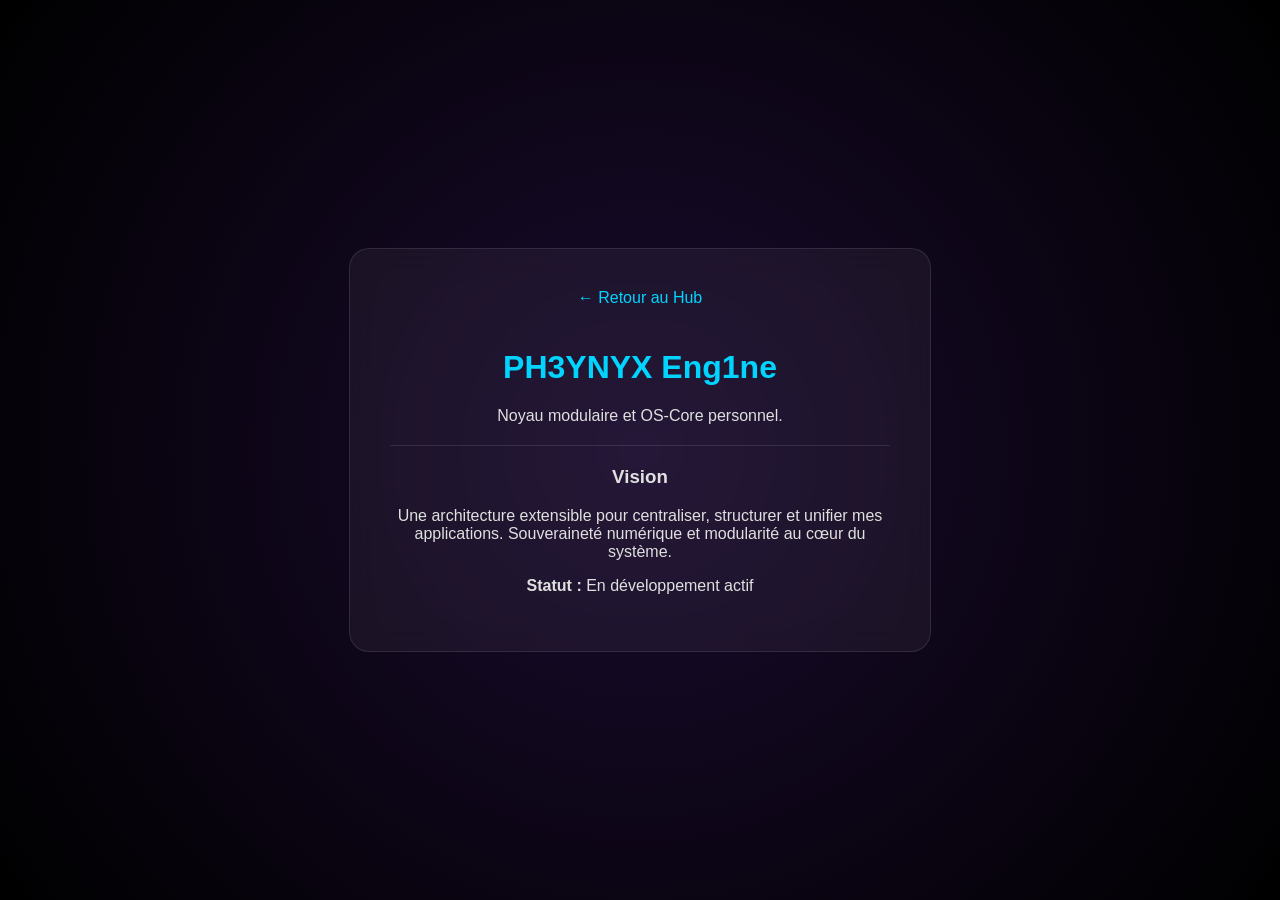
<file: ENG1NE/index.html>
<!doctype html>
<html lang="fr">
  <head>
    <meta charset="UTF-8" />
    <meta name="viewport" content="width=device-width, initial-scale=1.0" />
    <title>PH3YNYX Eng1ne | Ph3yNyx Studio</title>
    <link rel="stylesheet" href="style.css" />
  </head>
  <body>
    <div class="glass-card">
      <nav><a href="../index.html">← Retour au Hub</a></nav>
      <h1>PH3YNYX Eng1ne</h1>
      <p>Noyau modulaire et OS-Core personnel.</p>
      <hr />
      <h3>Vision</h3>
      <p>
        Une architecture extensible pour centraliser, structurer et unifier mes
        applications. Souveraineté numérique et modularité au cœur du système.
      </p>
      <div class="status">
        <p><strong>Statut :</strong> En développement actif</p>
      </div>
    </div>
  </body>
</html>
</file>
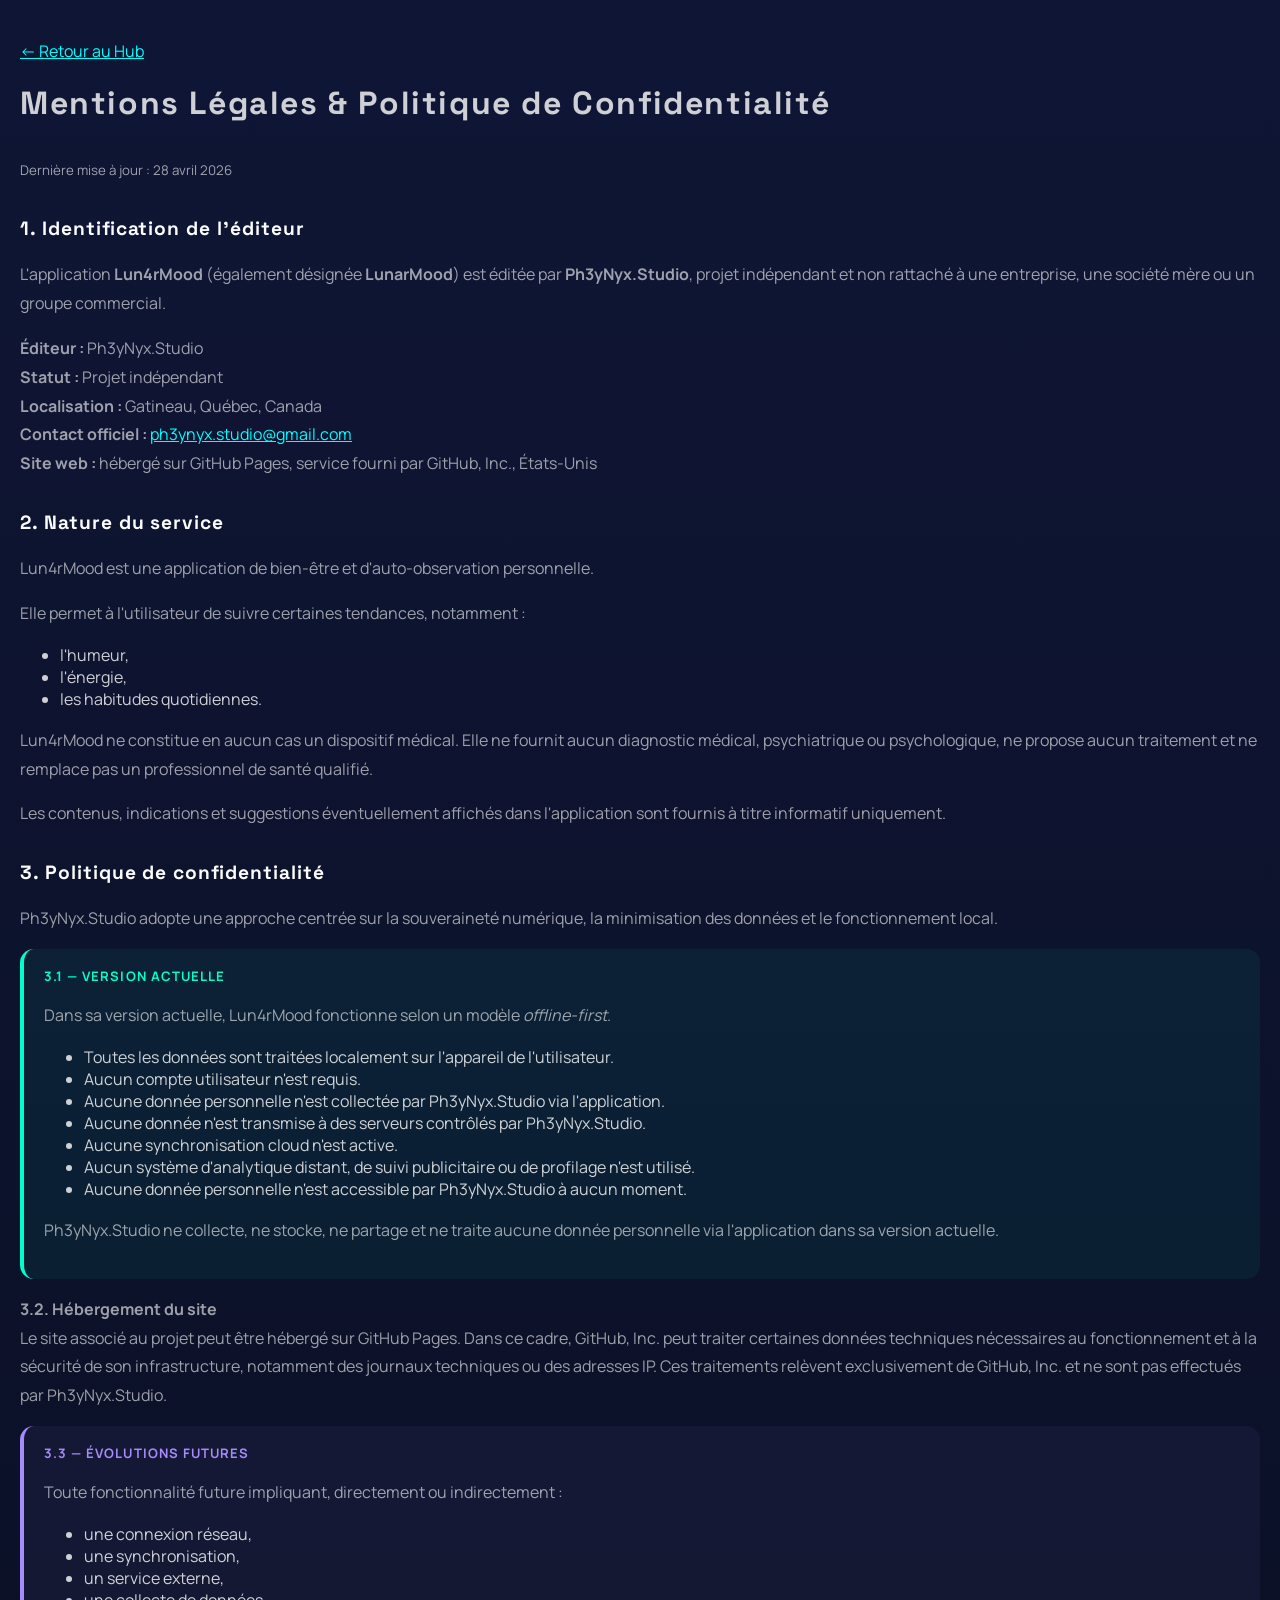
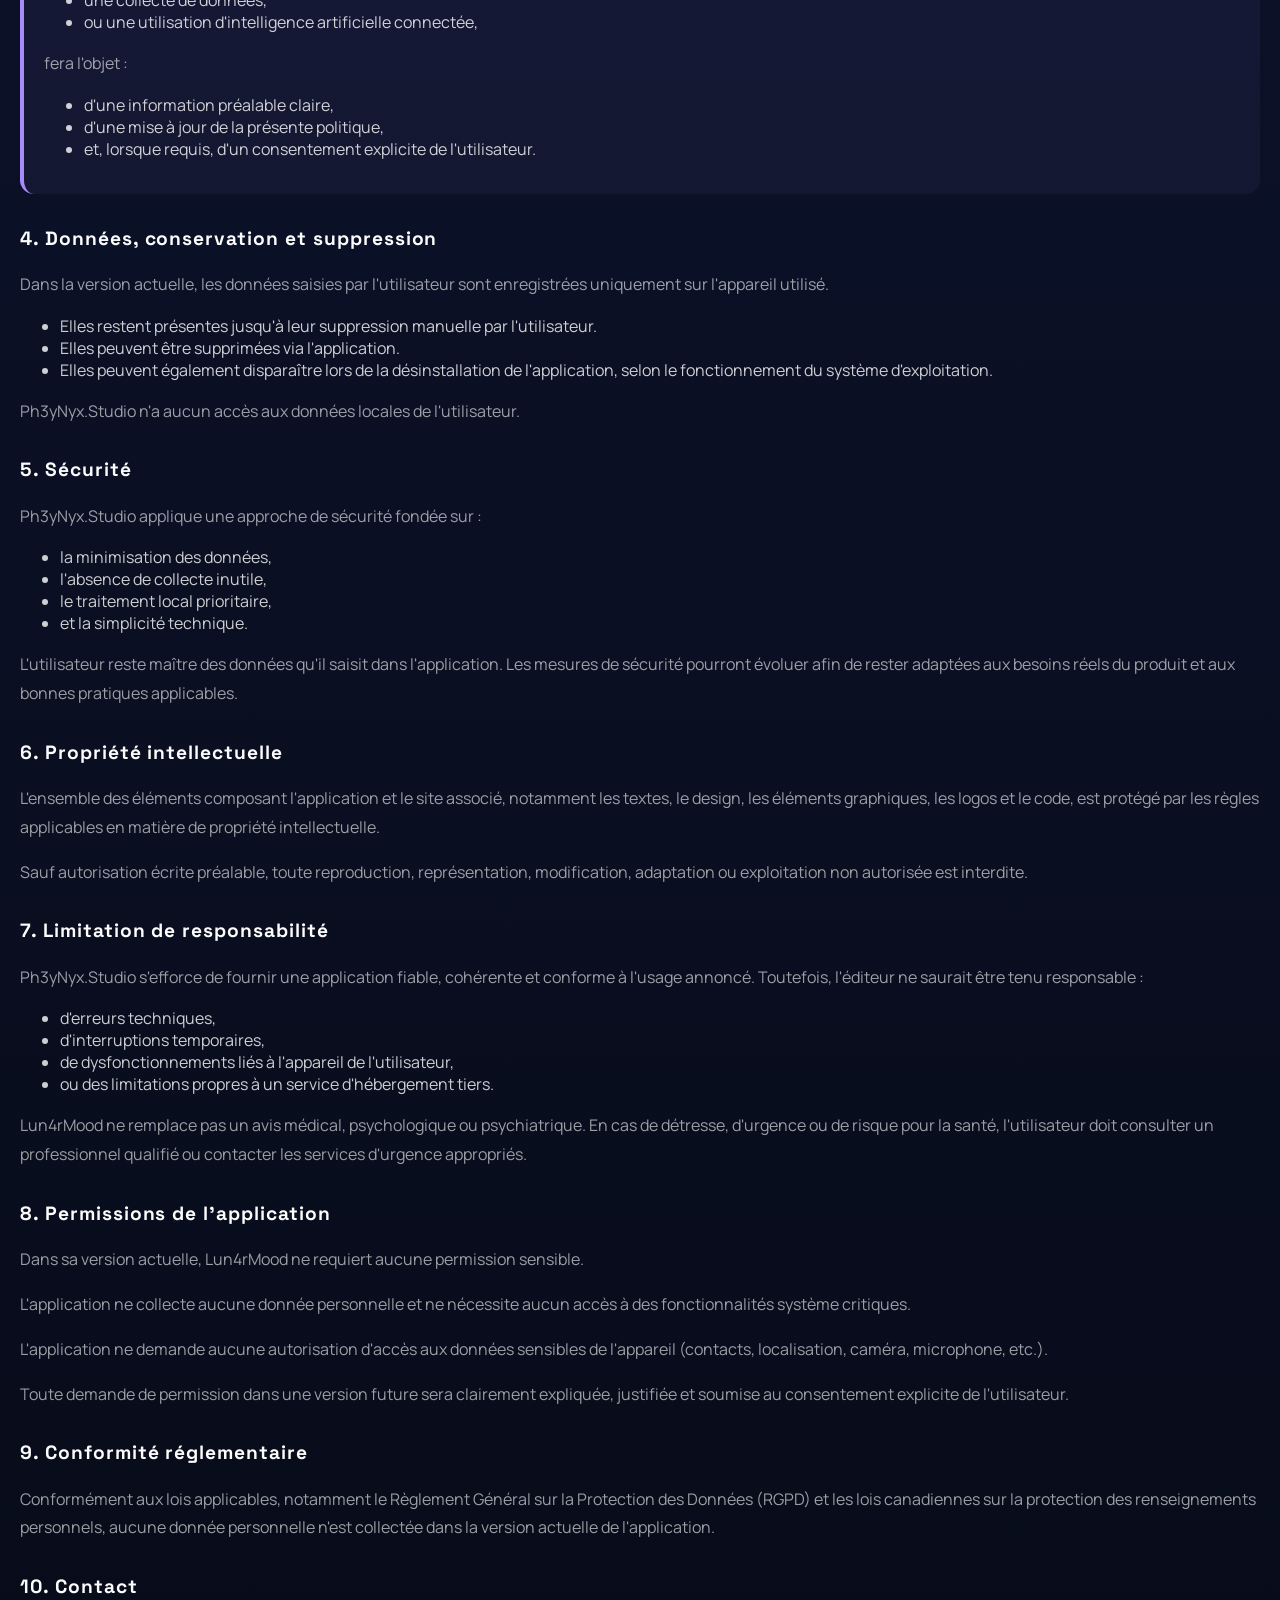
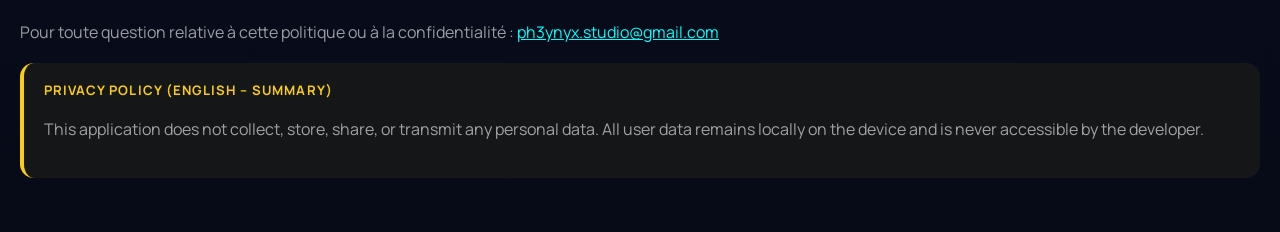
<file: Legal/Index.html>
<!doctype html>
<html lang="fr">
  <head>
    <meta charset="UTF-8" />
    <meta name="viewport" content="width=device-width, initial-scale=1.0" />
    <title>Privacy Policy – Lun4rMood</title>
    <link rel="stylesheet" href="style.css" />
    <style>
      .phase-block {
        border-radius: 14px;
        padding: 18px 20px;
        margin: 14px 0;
      }
      .phase-v1 {
        border-left: 4px solid #00ffcc;
        background: rgba(0, 255, 204, 0.06);
      }
      .phase-v2 {
        border-left: 4px solid #a78bfa;
        background: rgba(167, 139, 250, 0.06);
      }
      .phase-label {
        font-size: 0.82rem;
        font-weight: 700;
        letter-spacing: 0.08em;
        text-transform: uppercase;
        margin-bottom: 8px;
      }
      .phase-v1 .phase-label { color: #00ffcc; }
      .phase-v2 .phase-label { color: #a78bfa; }
      .note-small {
        font-size: 0.9rem;
        opacity: 0.65;
        font-style: italic;
        margin-top: 12px;
      }
      .en-summary {
        border-left: 4px solid #facc15;
        background: rgba(250, 204, 21, 0.06);
        border-radius: 14px;
        padding: 18px 20px;
        margin: 14px 0;
      }
      .en-summary .phase-label { color: #facc15; }
    </style>
  </head>

  <body class="legal-page">
    <main class="legal-card">
      <nav>
        <a href="../index.html" style="color: #00ffff">← Retour au Hub</a>
      </nav>

      <h1>Mentions Légales &amp; Politique de Confidentialité</h1>
      <p><small>Dernière mise à jour : 28 avril 2026</small></p>

      <section>
        <h3>1. Identification de l'éditeur</h3>
        <p>
          L'application <strong>Lun4rMood</strong> (également désignée <strong>LunarMood</strong>)
          est éditée par <strong>Ph3yNyx.Studio</strong>, projet indépendant et non rattaché
          à une entreprise, une société mère ou un groupe commercial.
        </p>
        <p>
          <strong>Éditeur :</strong> Ph3yNyx.Studio<br />
          <strong>Statut :</strong> Projet indépendant<br />
          <strong>Localisation :</strong> Gatineau, Québec, Canada<br />
          <strong>Contact officiel :</strong>
          <a href="mailto:ph3ynyx.studio@gmail.com" style="color:#00ffff">ph3ynyx.studio@gmail.com</a><br />
          <strong>Site web :</strong> hébergé sur GitHub Pages, service fourni par GitHub, Inc., États-Unis
        </p>
      </section>

      <section>
        <h3>2. Nature du service</h3>
        <p>
          Lun4rMood est une application de bien-être et d'auto-observation personnelle.
        </p>
        <p>
          Elle permet à l'utilisateur de suivre certaines tendances, notamment :
        </p>
        <ul>
          <li>l'humeur,</li>
          <li>l'énergie,</li>
          <li>les habitudes quotidiennes.</li>
        </ul>
        <p>
          Lun4rMood ne constitue en aucun cas un dispositif médical.
          Elle ne fournit aucun diagnostic médical, psychiatrique ou psychologique,
          ne propose aucun traitement et ne remplace pas un professionnel de santé qualifié.
        </p>
        <p>
          Les contenus, indications et suggestions éventuellement affichés dans
          l'application sont fournis à titre informatif uniquement.
        </p>
      </section>

      <section>
        <h3>3. Politique de confidentialité</h3>
        <p>
          Ph3yNyx.Studio adopte une approche centrée sur la souveraineté numérique,
          la minimisation des données et le fonctionnement local.
        </p>

        <div class="phase-block phase-v1">
          <div class="phase-label">3.1 — Version actuelle</div>
          <p>
            Dans sa version actuelle, Lun4rMood fonctionne selon un modèle <em>offline-first</em>.
          </p>
          <ul>
            <li>Toutes les données sont traitées localement sur l'appareil de l'utilisateur.</li>
            <li>Aucun compte utilisateur n'est requis.</li>
            <li>Aucune donnée personnelle n'est collectée par Ph3yNyx.Studio via l'application.</li>
            <li>Aucune donnée n'est transmise à des serveurs contrôlés par Ph3yNyx.Studio.</li>
            <li>Aucune synchronisation cloud n'est active.</li>
            <li>Aucun système d'analytique distant, de suivi publicitaire ou de profilage n'est utilisé.</li>
            <li>Aucune donnée personnelle n'est accessible par Ph3yNyx.Studio à aucun moment.</li>
          </ul>
          <p>
            Ph3yNyx.Studio ne collecte, ne stocke, ne partage et ne traite aucune donnée
            personnelle via l'application dans sa version actuelle.
          </p>
        </div>

        <p>
          <strong>3.2. Hébergement du site</strong><br />
          Le site associé au projet peut être hébergé sur GitHub Pages. Dans ce cadre,
          GitHub, Inc. peut traiter certaines données techniques nécessaires au fonctionnement
          et à la sécurité de son infrastructure, notamment des journaux techniques ou des adresses IP.
          Ces traitements relèvent exclusivement de GitHub, Inc. et ne sont pas effectués par Ph3yNyx.Studio.
        </p>

        <div class="phase-block phase-v2">
          <div class="phase-label">3.3 — Évolutions futures</div>
          <p>
            Toute fonctionnalité future impliquant, directement ou indirectement :
          </p>
          <ul>
            <li>une connexion réseau,</li>
            <li>une synchronisation,</li>
            <li>un service externe,</li>
            <li>une collecte de données,</li>
            <li>ou une utilisation d'intelligence artificielle connectée,</li>
          </ul>
          <p>fera l'objet :</p>
          <ul>
            <li>d'une information préalable claire,</li>
            <li>d'une mise à jour de la présente politique,</li>
            <li>et, lorsque requis, d'un consentement explicite de l'utilisateur.</li>
          </ul>
        </div>
      </section>

      <section>
        <h3>4. Données, conservation et suppression</h3>
        <p>
          Dans la version actuelle, les données saisies par l'utilisateur sont enregistrées
          uniquement sur l'appareil utilisé.
        </p>
        <ul>
          <li>Elles restent présentes jusqu'à leur suppression manuelle par l'utilisateur.</li>
          <li>Elles peuvent être supprimées via l'application.</li>
          <li>Elles peuvent également disparaître lors de la désinstallation de l'application,
          selon le fonctionnement du système d'exploitation.</li>
        </ul>
        <p>Ph3yNyx.Studio n'a aucun accès aux données locales de l'utilisateur.</p>
      </section>

      <section>
        <h3>5. Sécurité</h3>
        <p>
          Ph3yNyx.Studio applique une approche de sécurité fondée sur :
        </p>
        <ul>
          <li>la minimisation des données,</li>
          <li>l'absence de collecte inutile,</li>
          <li>le traitement local prioritaire,</li>
          <li>et la simplicité technique.</li>
        </ul>
        <p>
          L'utilisateur reste maître des données qu'il saisit dans l'application.
          Les mesures de sécurité pourront évoluer afin de rester adaptées aux besoins
          réels du produit et aux bonnes pratiques applicables.
        </p>
      </section>

      <section>
        <h3>6. Propriété intellectuelle</h3>
        <p>
          L'ensemble des éléments composant l'application et le site associé, notamment
          les textes, le design, les éléments graphiques, les logos et le code, est protégé
          par les règles applicables en matière de propriété intellectuelle.
        </p>
        <p>
          Sauf autorisation écrite préalable, toute reproduction, représentation,
          modification, adaptation ou exploitation non autorisée est interdite.
        </p>
      </section>

      <section>
        <h3>7. Limitation de responsabilité</h3>
        <p>
          Ph3yNyx.Studio s'efforce de fournir une application fiable, cohérente et
          conforme à l'usage annoncé. Toutefois, l'éditeur ne saurait être tenu responsable :
        </p>
        <ul>
          <li>d'erreurs techniques,</li>
          <li>d'interruptions temporaires,</li>
          <li>de dysfonctionnements liés à l'appareil de l'utilisateur,</li>
          <li>ou des limitations propres à un service d'hébergement tiers.</li>
        </ul>
        <p>
          Lun4rMood ne remplace pas un avis médical, psychologique ou psychiatrique.
          En cas de détresse, d'urgence ou de risque pour la santé, l'utilisateur doit
          consulter un professionnel qualifié ou contacter les services d'urgence appropriés.
        </p>
      </section>

      <section>
        <h3>8. Permissions de l'application</h3>
        <p>
          Dans sa version actuelle, Lun4rMood ne requiert aucune permission sensible.
        </p>
        <p>
          L'application ne collecte aucune donnée personnelle et ne nécessite aucun
          accès à des fonctionnalités système critiques.
        </p>
        <p>
          L'application ne demande aucune autorisation d'accès aux données sensibles
          de l'appareil (contacts, localisation, caméra, microphone, etc.).
        </p>
        <p>
          Toute demande de permission dans une version future sera clairement expliquée,
          justifiée et soumise au consentement explicite de l'utilisateur.
        </p>
      </section>

      <section>
        <h3>9. Conformité réglementaire</h3>
        <p>
          Conformément aux lois applicables, notamment le Règlement Général sur la
          Protection des Données (RGPD) et les lois canadiennes sur la protection des
          renseignements personnels, aucune donnée personnelle n'est collectée dans
          la version actuelle de l'application.
        </p>
      </section>

      <section>
        <h3>10. Contact</h3>
        <p>
          Pour toute question relative à cette politique ou à la confidentialité :
          <a href="mailto:ph3ynyx.studio@gmail.com" style="color:#00ffff">ph3ynyx.studio@gmail.com</a>
        </p>
      </section>

      <section>
        <div class="phase-block en-summary">
          <div class="phase-label">Privacy Policy (English – Summary)</div>
          <p>
            This application does not collect, store, share, or transmit any personal data.
            All user data remains locally on the device and is never accessible by the developer.
          </p>
        </div>
      </section>

    </main>
  </body>
</html>
</file>
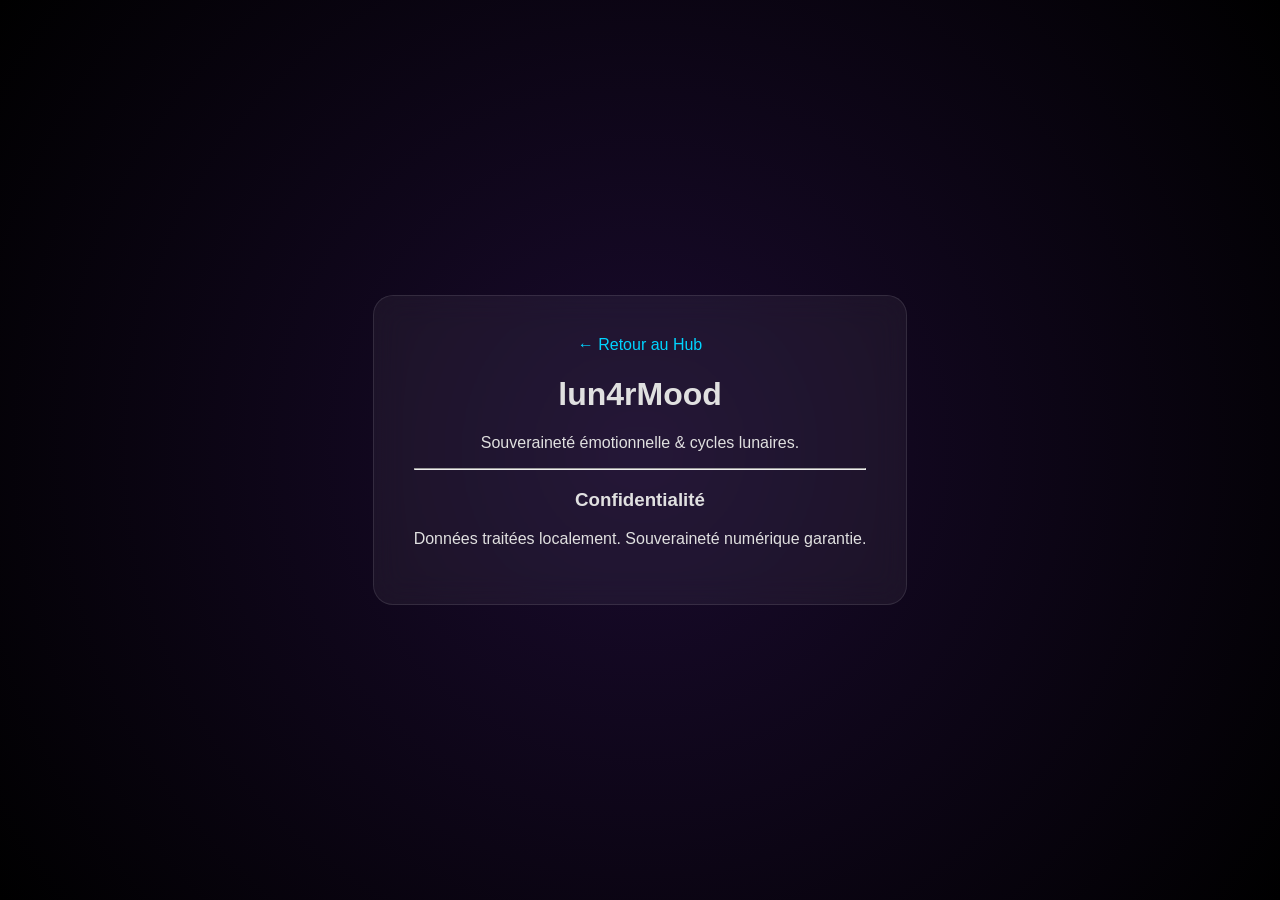
<file: Lun4rMood/index.html>
<!doctype html>
<html lang="fr">
  <head>
    <meta charset="UTF-8" />
    <title>lun4rMood | Ph3yNyx Studio</title>
    <link rel="stylesheet" href="style.css" />
  </head>
  <body>
    <div class="glass-card">
      <nav><a href="../index.html">← Retour au Hub</a></nav>
      <h1>lun4rMood</h1>
      <p>Souveraineté émotionnelle & cycles lunaires.</p>
      <hr />
      <h3>Confidentialité</h3>
      <p>Données traitées localement. Souveraineté numérique garantie.</p>
    </div>
  </body>
</html>
</file>
<file: ENG1NE/style.css>
body {
  background: radial-gradient(circle, #1a0b2e, #000);
  color: #e0e0e0;
  font-family: "Segoe UI", sans-serif;
  display: flex;
  justify-content: center;
  align-items: center;
  min-height: 100vh;
  margin: 0;
}

.glass-card {
  background: rgba(255, 255, 255, 0.05);
  backdrop-filter: blur(15px);
  border: 1px solid rgba(255, 255, 255, 0.1);
  padding: 40px;
  border-radius: 20px;
  text-align: center;
  max-width: 500px;
  width: 90%;
}

h1 {
  color: #00d4ff;
}
a {
  color: #00d4ff;
  text-decoration: none;
  display: inline-block;
  margin-bottom: 20px;
}
a:hover {
  text-decoration: underline;
}
hr {
  border: 0;
  border-top: 1px solid rgba(255, 255, 255, 0.1);
  margin: 20px 0;
}
</file>
<file: Legal/style.css>
@import url("https://fonts.googleapis.com/css2?family=Manrope:wght@300;400;600&family=Space+Grotesk:wght@400;500;700&display=swap");

:root {
  --bg-black: #020304;
  color: rgba(255, 255, 255, 0.95);
  --violet: #fcfcfc;
}

body {
  margin: 0;
  background-color: var(--bg-black);
  background-image: linear-gradient(180deg, #0f1635 0%, #070b18 100%);
  color: rgba(255, 255, 255, 0.8);
  font-family: "Manrope", sans-serif;
  min-height: 100vh;
  padding: 40px 20px;
  display: flex;
  justify-content: center;
}

.legal-container {
  max-width: 700px;
  width: 100%;
  background: rgba(12, 18, 24, 0.8);
  border: 1px solid rgba(137, 235, 255, 0.287);
  padding: 3rem;
  border-radius: 12px;
  backdrop-filter: blur(10px);
}

h1,
h2,
h3 {
  font-family: "Space Grotesk", sans-serif;
  color: var(--cyan);
  letter-spacing: 0.05em;
}

h1 {
  font-size: 2rem;
  margin-bottom: 2rem;
}
h3 {
  font-size: 1.2rem;
  margin-top: 2rem;
  color: var(--violet);
}

a.back-link {
  display: inline-block;
  margin-bottom: 2rem;
  color: var(--cyan);
  text-decoration: none;
  font-size: 0.8rem;
  text-transform: uppercase;
  letter-spacing: 0.1em;
  opacity: 0.7;
}

a.back-link:hover {
  opacity: 1;
}

p {
  line-height: 1.8;
  color: rgba(255, 255, 255, 0.6);
}
</file>
<file: Lun4rMood/style.css>
body {
  background: radial-gradient(circle, #1a0b2e, #000);
  color: #e0e0e0;
  font-family: "Segoe UI", sans-serif;
  display: flex;
  justify-content: center;
  align-items: center;
  height: 100vh;
  margin: 0;
}
.glass-card {
  background: rgba(255, 255, 255, 0.05);
  backdrop-filter: blur(15px);
  border: 1px solid rgba(255, 255, 255, 0.1);
  padding: 40px;
  border-radius: 20px;
  text-align: center;
  max-width: 500px;
}
a {
  color: #00d4ff;
  text-decoration: none;
}
</file>
